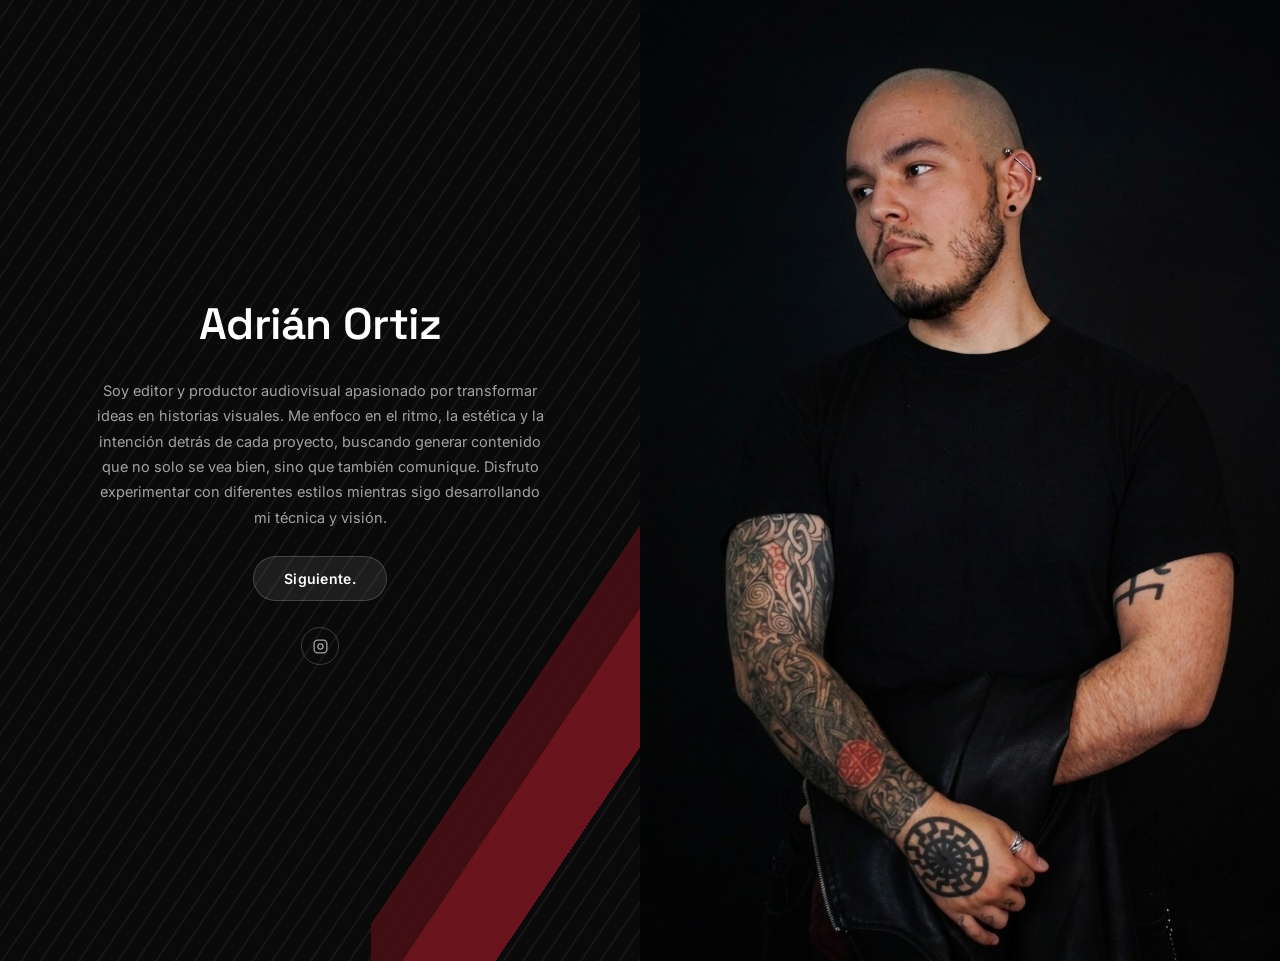
<file: index.html>
<!DOCTYPE html>
<html lang="es">
<head>
<meta charset="UTF-8">
<meta name="viewport" content="width=device-width, initial-scale=1.0">
<title>Adrián Ortiz — Portafolio</title>
<link rel="preconnect" href="https://fonts.googleapis.com">
<link rel="preconnect" href="https://fonts.gstatic.com" crossorigin>
<link href="https://fonts.googleapis.com/css2?family=Space+Grotesk:wght@400;500;600;700&family=Inter:wght@400;500;600&display=swap" rel="stylesheet">
<link rel="stylesheet" href="./styles/Styles.css">
</head>
<body>

<div class="hola-split">

  <div class="hola-left">
    <div class="hola-content hola-reveal">
      <h1 class="hola-name">Adrián Ortiz </h1>
      <p class="hola-tagline">Soy editor y productor audiovisual apasionado por transformar ideas en historias visuales. Me enfoco en el ritmo, la estética y la intención detrás de cada proyecto, buscando generar contenido que no solo se vea bien, sino que también comunique. Disfruto experimentar con diferentes estilos mientras sigo desarrollando mi técnica y visión.</p>

      <a href="./pages/Menu.html" class="hola-next">Siguiente.</a>

      <a href="https://www.instagram.com/elborre_go?igsi=MTNsam81Ynk5bWp0eA==" target="_blank" rel="noopener" class="hola-social" aria-label="Instagram">
        <svg viewBox="0 0 24 24" fill="none" stroke="currentColor" stroke-width="1.8" stroke-linecap="round" stroke-linejoin="round">
          <rect x="3" y="3" width="18" height="18" rx="5"/>
          <circle cx="12" cy="12" r="3.6"/>
          <circle cx="17.2" cy="6.8" r="0.6" fill="currentColor" stroke="none"/>
        </svg>
      </a>
    </div>
  </div>

  <div class="hola-right">
      <img src="./src/portada.jpg" alt="Adrián Ortiz">
  </div>

<script>
  window.addEventListener('DOMContentLoaded', ()=>{
    document.querySelectorAll('.hola-reveal').forEach(el=>{
      requestAnimationFrame(()=> el.classList.add('in'));
    });
  });
</script>

</body>
</html>
</file>
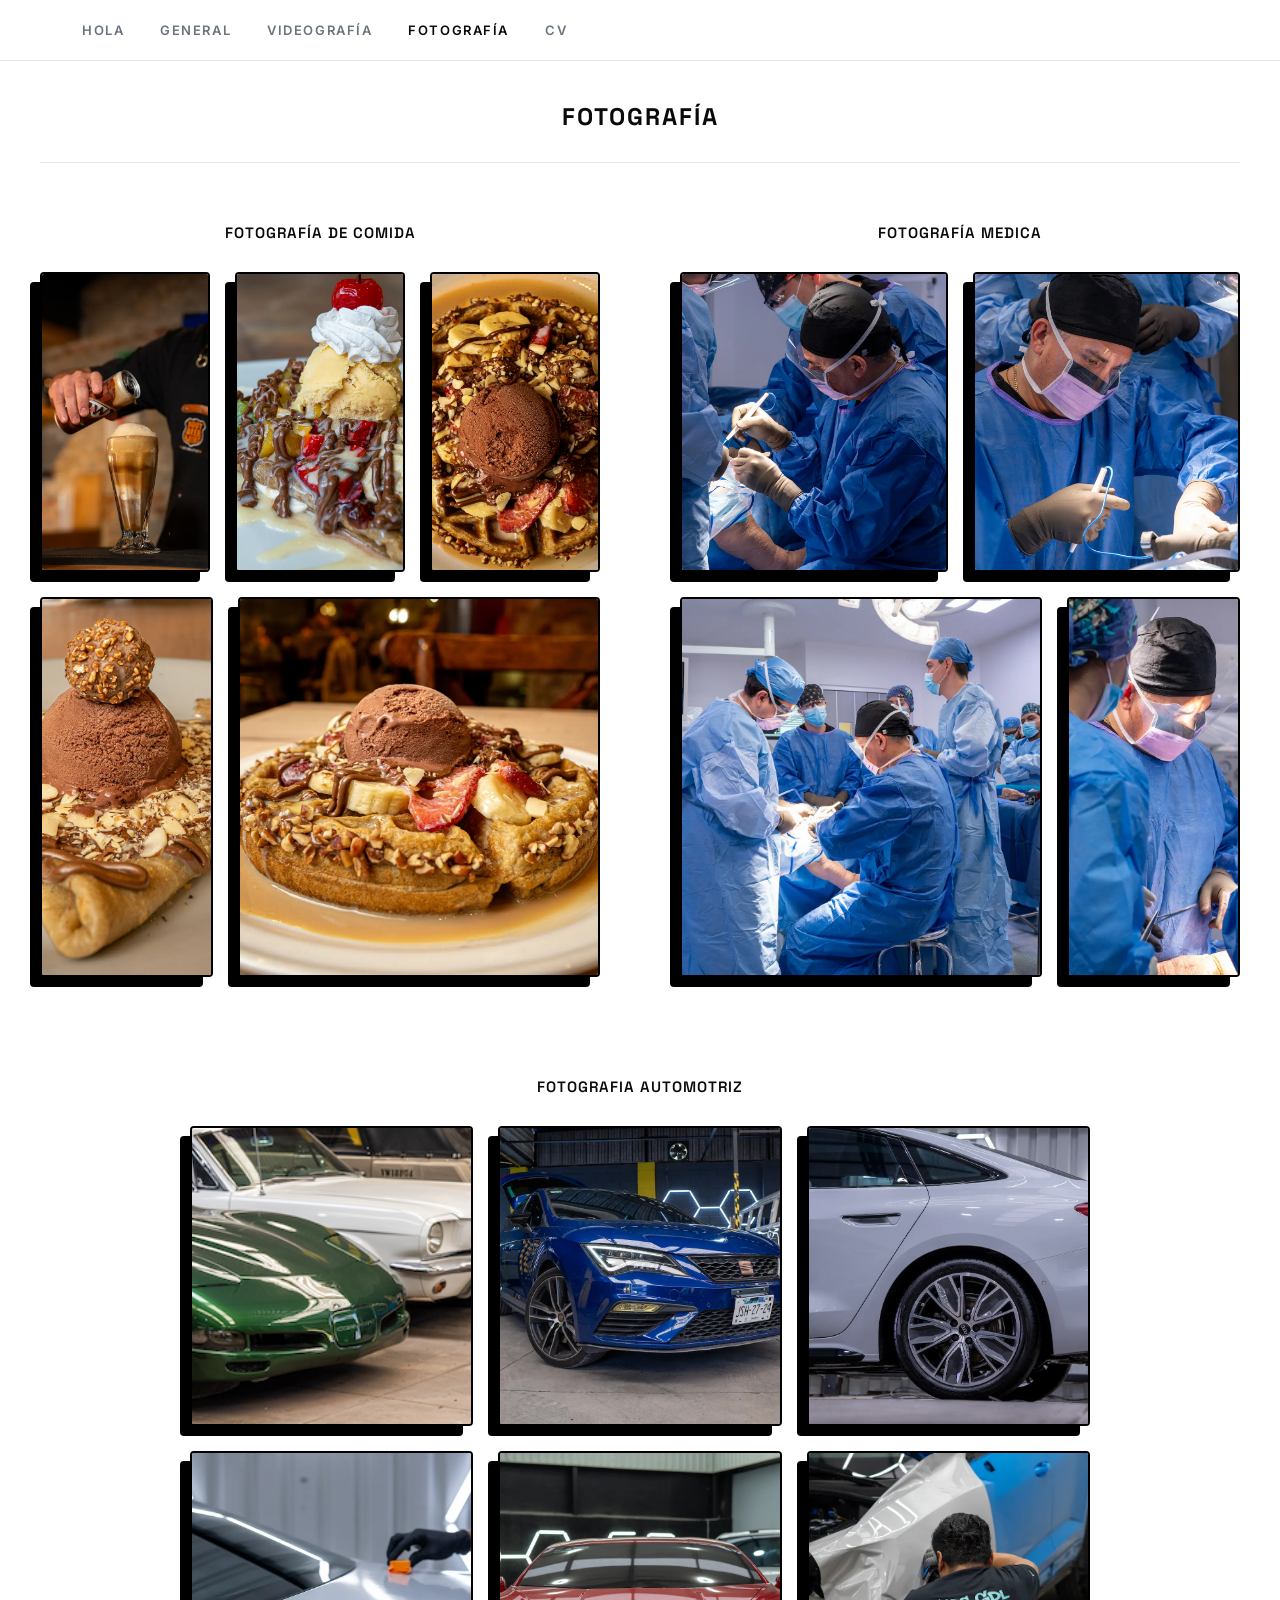
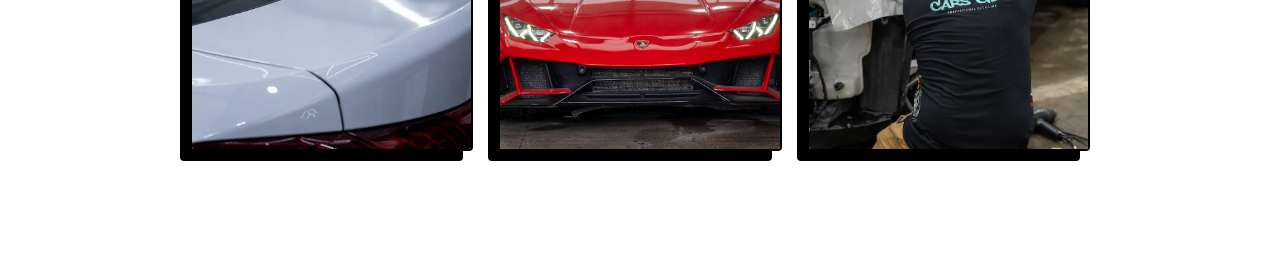
<file: pages/Fotografia.html>
<!DOCTYPE html>
<html lang="es">
<head>
<meta charset="UTF-8">
<meta name="viewport" content="width=device-width, initial-scale=1.0">
<title>Fotografía — Portafolio Adrián Ortiz</title>
<link rel="preconnect" href="https://fonts.googleapis.com">
<link rel="preconnect" href="https://fonts.gstatic.com" crossorigin>
<link href="https://fonts.googleapis.com/css2?family=Space+Grotesk:wght@400;500;600;700&family=Inter:wght@400;500;600&display=swap" rel="stylesheet">
<link rel="stylesheet" href="../styles/Styles.css">

<style>
  /* Título principal con línea divisoria debajo (como en tu imagen) */
  .page-title { 
    font-size: 24px; 
    text-transform: uppercase; 
    letter-spacing: 2px; 
    text-align: center; 
    margin-bottom: 60px; 
    padding-bottom: 30px; 
    border-bottom: 1px solid var(--line); 
  }
  
  .section-title { 
    font-size: 15px; 
    font-weight: 600; 
    margin-bottom: 30px; 
    text-transform: uppercase; 
    letter-spacing: 1px; 
    text-align: center; 
  }
  
  /* Layout principal superior (Mitad Comida, Mitad Médica) */
  .top-section {
    display: flex;
    justify-content: space-between;
    gap: 80px; /* Separación amplia entre ambas categorías */
    max-width: 1400px;
    margin: 0 auto 100px auto;
  }
  .top-section > div {
    flex: 1; 
  }

  /* --- GRIDS DE COMIDA (5 fotos) --- */
  .grid-comida-top { display: grid; grid-template-columns: repeat(3, 1fr); gap: 25px; margin-bottom: 25px; }
  .grid-comida-bottom { display: grid; grid-template-columns: 1fr 2.1fr; gap: 25px; }

  /* --- GRIDS DE MÉDICA (4 fotos) --- */
  /* Arriba 2 fotos, abajo 1 grande y 1 chica */
  .grid-medica-top { display: grid; grid-template-columns: repeat(2, 1fr); gap: 25px; margin-bottom: 25px; }
  .grid-medica-bottom { display: grid; grid-template-columns: 2.1fr 1fr; gap: 25px; }

  /* --- GRID AUTOMOTRIZ (6 fotos) --- */
  .automotriz-section { max-width: 900px; margin: 0 auto; }
  .grid-auto { display: grid; grid-template-columns: repeat(3, 1fr); gap: 25px; margin-bottom: 25px; }

  /* Estilos universales para todas las fotos (Borde y Sombra Dura) */
  .photo-box {
    width: 100%;
    background-color: #e5e5e5; /* Color gris de fondo mientras pones tus fotos */
    border: 2px solid #000;
    border-radius: 4px;
    box-shadow: -10px 10px 0px 0px #000;
    object-fit: cover;
    display: block;
  }

  /* Alturas para darle la forma exacta a los recuadros */
  .tall-img { height: 300px; }
  .large-img { height: 380px; }
  
  section { max-width: 95% !important; }
</style>
</head>
<body>

<header>
  <div class="nav-inner">
    <nav class="nav-left">
      <a href="../index.html">Hola</a>
      <a href="./Menu.html">General</a>
      <a href="./Videografia.html">Videografía</a>
      <a href="./Fotografia.html" class="active">Fotografía</a>
      <a href="./Cv.html">CV</a>
    </nav>
  </div>
</header>

<main id="top" style="padding-top: 40px; padding-bottom: 100px; padding-left: 40px; padding-right: 40px;">

  <h1 class="page-title">Fotografía</h1>

  <!-- SECCIÓN SUPERIOR: Comida y Médica lado a lado -->
  <div class="top-section reveal">
    
    <!-- COLUMNA IZQUIERDA: Comida -->
    <div>
      <h3 class="section-title">Fotografía de Comida</h3>
      <div class="grid-comida-top">
        <img src="../src/fotografia/comida/comida1.webp" alt="Comida 1" class="photo-box tall-img">
        <img src="../src/fotografia/comida/comida2.webp" alt="Comida 2" class="photo-box tall-img">
        <img src="../src/fotografia/comida/comida3.webp" alt="Comida 3" class="photo-box tall-img">
      </div>
      <div class="grid-comida-bottom">
        <img src="../src/fotografia/comida/comida4.webp" alt="Comida 4" class="photo-box large-img">
        <img src="../src/fotografia/comida/comida5.webp" alt="Comida 5" class="photo-box large-img">
      </div>
    </div>

    <!-- COLUMNA DERECHA: Médica -->
    <div>
      <h3 class="section-title">Fotografía Medica</h3>
      <div class="grid-medica-top">
        <img src="../src/fotografia/medicina/medicina1.webp" alt="Médica 1" class="photo-box tall-img">
        <img src="../src/fotografia/medicina/medicina2.webp" alt="Médica 2" class="photo-box tall-img">
      </div>
      <div class="grid-medica-bottom">
        <!-- Nota: Escrito idéntico a como está en tu carpeta (medicna3.webp) -->
        <img src="../src/fotografia/medicina/medicina3.webp" alt="Médica 3" class="photo-box large-img">
        <img src="../src/fotografia/medicina/medicina4.webp" alt="Médica 4" class="photo-box large-img">
      </div>
    </div>

  </div> <!-- Cierra top-section -->

  <!-- SECCIÓN INFERIOR: Automotriz (Centrada) -->
  <div class="automotriz-section reveal">
    <h3 class="section-title">Fotografia Automotriz</h3>
    <!-- Fila 1 -->
    <div class="grid-auto">
      <img src="../src/fotografia/carros/carro1.webp" alt="Auto 1" class="photo-box tall-img">
      <img src="../src/fotografia/carros/carro2.webp" alt="Auto 2" class="photo-box tall-img">
      <img src="../src/fotografia/carros/carro3.webp" alt="Auto 3" class="photo-box tall-img">
    </div>
    <!-- Fila 2 -->
    <div class="grid-auto">
      <img src="../src/fotografia/carros/carro4.webp" alt="Auto 4" class="photo-box tall-img">
      <img src="../src/fotografia/carros/carro5.webp" alt="Auto 5" class="photo-box tall-img">
      <img src="../src/fotografia/carros/carro6.webp" alt="Auto 6" class="photo-box tall-img">
    </div>
  </div>

</main>

<script src="../script/Script.js"></script>

</body>
</html>
</file>
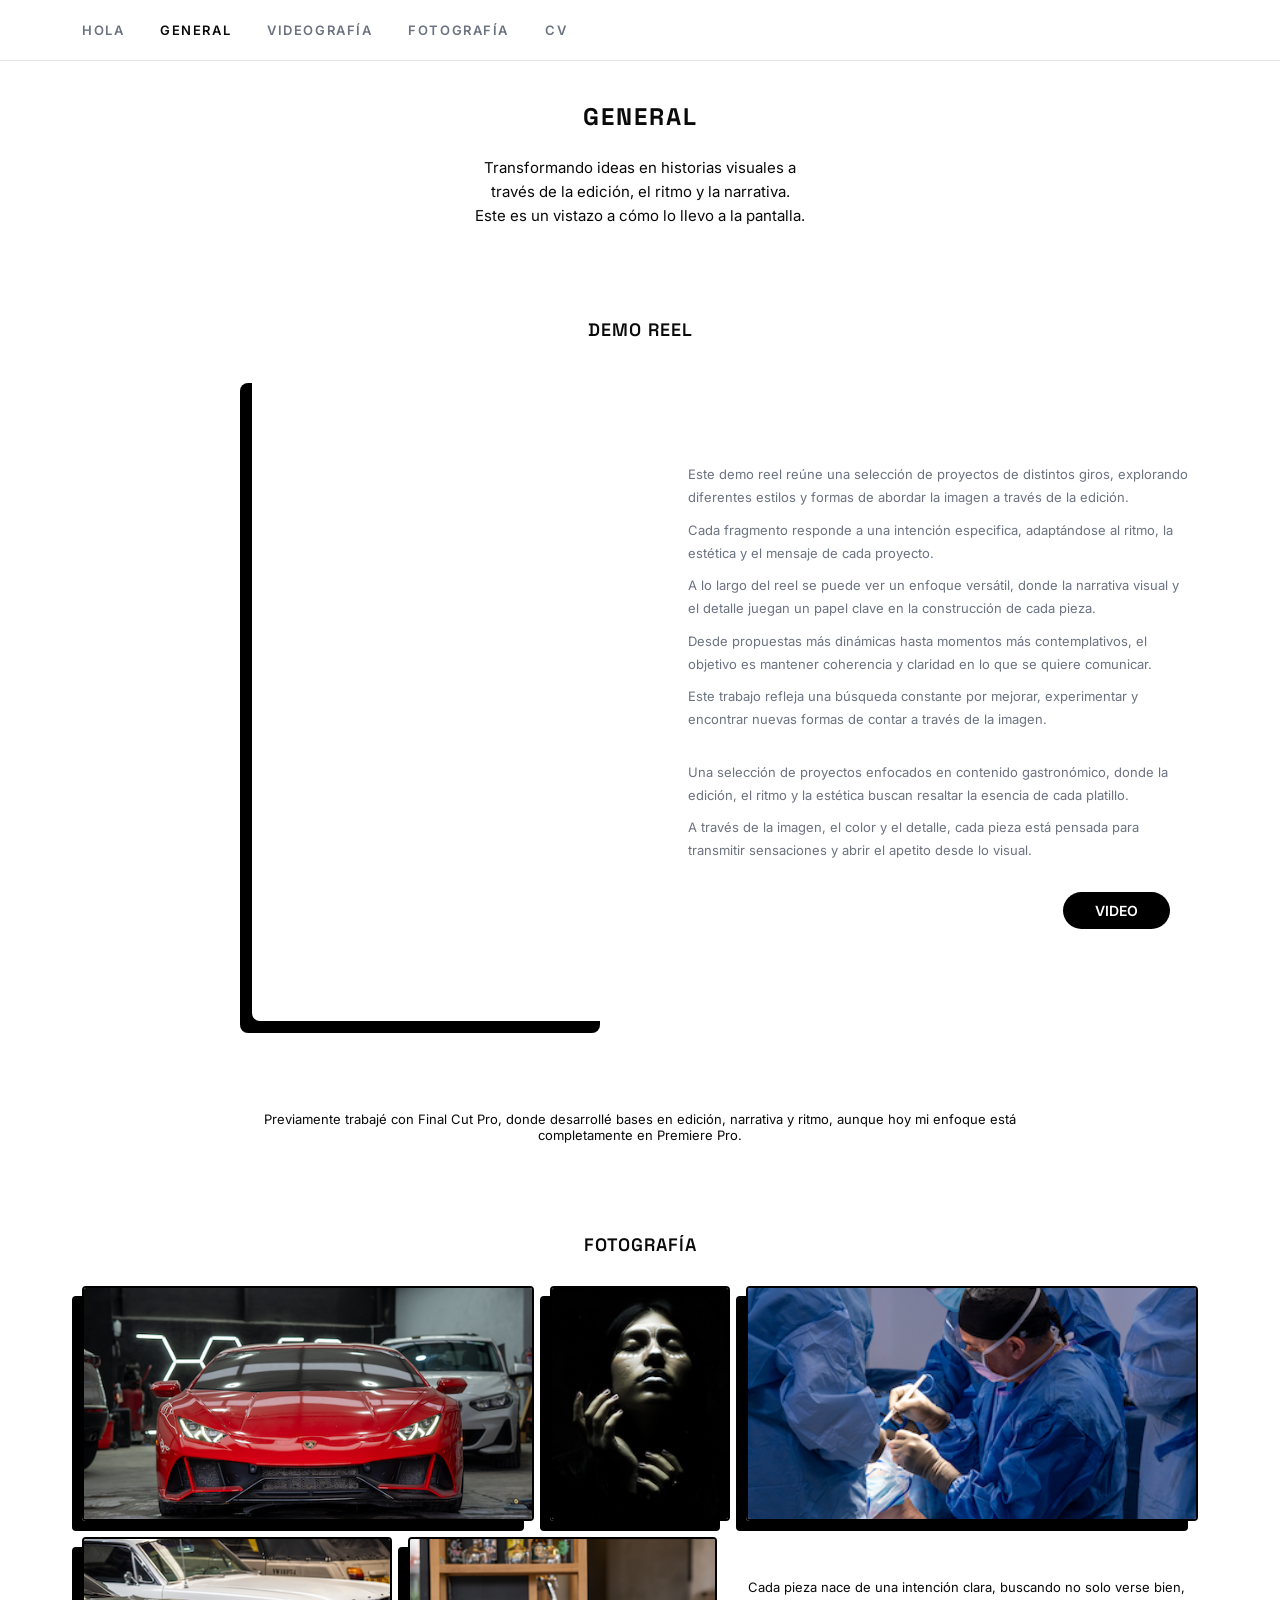
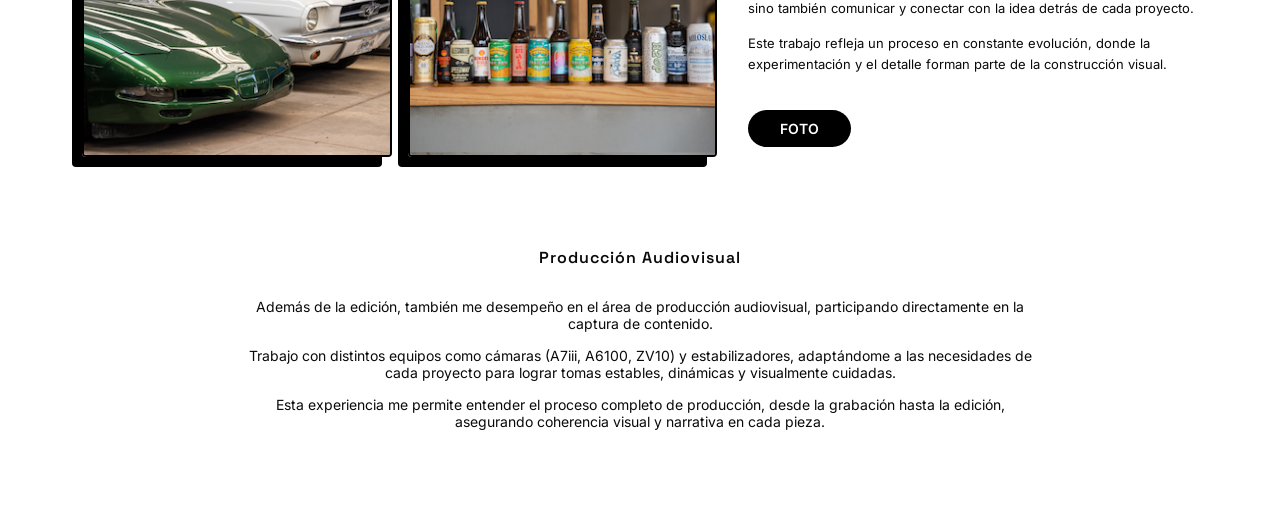
<file: pages/Menu.html>
<!DOCTYPE html>
<html lang="es">
<head>
<meta charset="UTF-8">
<meta name="viewport" content="width=device-width, initial-scale=1.0">
<title>Portafolio — Editor Audiovisual</title>
<link rel="preconnect" href="https://fonts.googleapis.com">
<link rel="preconnect" href="https://fonts.gstatic.com" crossorigin>
<link href="https://fonts.googleapis.com/css2?family=Space+Grotesk:wght@400;500;600;700&family=Inter:wght@400;500;600&display=swap" rel="stylesheet">
<link rel="stylesheet" href="../styles/Styles.css">

<!-- Estilos específicos para organizar el layout de esta página -->
<style>
  /* Esto elimina la línea punteada central que viene por defecto en el CSS original */
  .row::before {
    display: none !important;
    }

  /* Clases para centrar textos y títulos */
  .center-text { text-align: center; max-width: 800px; margin: 0 auto; }
  .section-title { text-align: center; font-size: 18px; margin-bottom: 30px; font-weight: 600; letter-spacing: 1px; text-transform: uppercase; }
  
  /* Botones negros */
  .btn-black {
    display: inline-block;
    background: #000;
    color: #fff;
    padding: 10px 32px;
    border-radius: 999px;
    text-decoration: none;
    font-weight: 600;
    font-size: 14px;
    margin-top: 15px;
    transition: transform 0.2s ease;
  }
  .btn-black:hover { transform: translateY(-2px); }

  /* Ajustes para los recuadros tipo wireframe (rojos como en tu imagen) */
  .wireframe-box {
    border: 1px solid #ff4d4d;
    background: transparent;
    display: flex;
    align-items: center;
    justify-content: center;
    color: #333;
    font-size: 14px;
  }

  /* Grid para el collage de fotografía */
  .photo-grid-top {
    display: grid;
    grid-template-columns: 1fr 0.4fr 1fr; /* El de en medio es más delgado */
    gap: 16px;
    margin-bottom: 16px;
  }
  .photo-grid-bottom {
    display: grid;
    grid-template-columns: 1fr 1fr 1.5fr; /* El espacio de texto es más ancho */
    gap: 16px;
  }
  
  /* Separación entre bloques */
  .block-spacing { margin-bottom: 90px; }

  /* Sombra dura para todas las imágenes de fotografía */
  .photo-grid-top img, 
  .photo-grid-bottom img {
    border: 2px solid #000 !important;
    box-shadow: -10px 10px 0px 0px #000 !important;
  }
</style>
</head>
<body>

<header>
  <div class="nav-inner">
    <nav class="nav-left">
      <a href="../index.html">Hola</a>
      <a href="Menu.html" class="active">General</a>
      <a href="Videografia.html">Videografía</a>
      <a href="Fotografia.html">Fotografía</a>
      <a href="Cv.html">CV</a>
    </nav>
  </div>
</header>

<main id="top" style="padding-top: 40px;">

  <section id="general">
    <!-- ============ INTRODUCCIÓN ============ -->
    <div class="center-text block-spacing reveal">
      <h1 style="margin-bottom: 24px; font-size: 24px; text-transform: uppercase; letter-spacing: 2px;">General</h1>
      <p style="color: var(--ink); line-height: 1.6; font-size: 15px;">Transformando ideas en historias visuales a<br>través de la edición, el ritmo y la narrativa.<br>Este es un vistazo a cómo lo llevo a la pantalla.</p>
    </div>

    <!-- ============ DEMO REEL ============ -->
    <div class="block-spacing reveal">
      <h3 class="section-title">Demo Reel</h3>
      <!-- Usamos la clase row pero al poner el recuadro primero, sale a la izquierda -->
      <div class="row" style="border: none; padding: 0;">
        
        <div style="width: 68%; justify-self: end; display: flex; align-items: center;">
          <iframe 
          src="https://drive.google.com/file/d/1Tz7VkNSav8JqfdfVnkUSEDAWLuLbEJIt/preview"
          width="100%" 
          height="650" 
          style="border-radius: 8px; border: none; box-shadow: -12px 12px 0px 0px #000;" 
          allow="autoplay; fullscreen">
          </iframe>
        </div>

        <!-- Derecha: Textos y Botón -->
        <div class="col-text" style="display: flex; flex-direction: column; justify-content: center; padding-left: 20px;">
          <p style="font-size: 13px; margin-bottom: 10px;">Este demo reel reúne una selección de proyectos de distintos giros, explorando diferentes estilos y formas de abordar la imagen a través de la edición.</p>
          <p style="font-size: 13px; margin-bottom: 10px;">Cada fragmento responde a una intención especifica, adaptándose al ritmo, la estética y el mensaje de cada proyecto.</p>
          <p style="font-size: 13px; margin-bottom: 10px;">A lo largo del reel se puede ver un enfoque versátil, donde la narrativa visual y el detalle juegan un papel clave en la construcción de cada pieza.</p>
          <p style="font-size: 13px; margin-bottom: 10px;">Desde propuestas más dinámicas hasta momentos más contemplativos, el objetivo es mantener coherencia y claridad en lo que se quiere comunicar.</p>
          <p style="font-size: 13px; margin-bottom: 30px;">Este trabajo refleja una búsqueda constante por mejorar, experimentar y encontrar nuevas formas de contar a través de la imagen.</p>
          
          <p style="font-size: 13px; margin-bottom: 10px;">Una selección de proyectos enfocados en contenido gastronómico, donde la edición, el ritmo y la estética buscan resaltar la esencia de cada platillo.</p>
          <p style="font-size: 13px; margin-bottom: 15px;">A través de la imagen, el color y el detalle, cada pieza está pensada para transmitir sensaciones y abrir el apetito desde lo visual.</p>
          
          <div style="text-align: right; padding-right: 20px;">
            <a href="./Videografia.html" class="btn-black">VIDEO</a>
          </div>
        </div>
      </div>
    </div>

    <!-- ============ SOFTWARE ============ -->
    <div class="center-text block-spacing reveal" style="font-size: 13px;">
      <p>Previamente trabajé con Final Cut Pro, donde desarrollé bases en edición, narrativa y ritmo, aunque hoy mi enfoque está completamente en Premiere Pro.</p>
    </div>

    <!-- ============ FOTOGRAFÍA ============ -->
    <div class="block-spacing reveal">
      <h3 class="section-title">Fotografía</h3>
      
      <!-- Fila superior de fotos -->
      <div class="photo-grid-top">
        <!-- Cambia "foto1.webp" por el nombre real de tu imagen -->
        <img src="../src/inicio/carros2.webp" alt="Fotografía variada 1" style="width: 100%; height: 235px; object-fit: cover; border-radius: 4px;">
        <img src="../src/inicio/chicaDark.webp" alt="Fotografía variada 2" style="width: 100%; height: 235px; object-fit: cover; border-radius: 4px;">
        <img src="../src/inicio/operacion.webp" alt="Fotografía variada 3" style="width: 100%; height: 235px; object-fit: cover; border-radius: 4px;">
      </div>
      
      <!-- Fila inferior de fotos + texto -->
      <div class="photo-grid-bottom">
        <img src="../src/inicio/carros1.webp" alt="Fotografía variada 4" style="width: 100%; height: 220px; object-fit: cover; border-radius: 4px;">
        <img src="../src/inicio/beers.webp" alt="Fotografía variada 5" style="width: 100%; height: 220px; object-fit: cover; border-radius: 4px;">
        
        <!-- Textos y botón a la derecha -->
        <div style="display: flex; flex-direction: column; justify-content: flex-end; padding-left: 15px; padding-bottom: 10px;">
          <p style="font-size: 13px; line-height: 1.6; margin-bottom: 15px;">Cada pieza nace de una intención clara, buscando no solo verse bien, sino también comunicar y conectar con la idea detrás de cada proyecto.</p>
          <p style="font-size: 13px; line-height: 1.6; margin-bottom: 20px;">Este trabajo refleja un proceso en constante evolución, donde la experimentación y el detalle forman parte de la construcción visual.</p>
          <div>
            <a href="./Fotografia.html" class="btn-black">FOTO</a>
          </div>
        </div>
      </div>
    </div>

    <!-- ============ PRODUCCIÓN AUDIOVISUAL ============ -->
    <div class="center-text block-spacing reveal">
      <h3 class="section-title" style="text-transform: none; font-size: 16px;">Producción Audiovisual</h3>
      <p style="font-size: 14px; margin-bottom: 15px;">Además de la edición, también me desempeño en el área de producción audiovisual, participando directamente en la captura de contenido.</p>
      <p style="font-size: 14px; margin-bottom: 15px;">Trabajo con distintos equipos como cámaras (A7iii, A6100, ZV10) y estabilizadores, adaptándome a las necesidades de cada proyecto para lograr tomas estables, dinámicas y visualmente cuidadas.</p>
      <p style="font-size: 14px;">Esta experiencia me permite entender el proceso completo de producción, desde la grabación hasta la edición, asegurando coherencia visual y narrativa en cada pieza.</p>
    </div>

  </section>

</main>

<script src="../script/Script.js"></script>

</body>
</html>
</file>
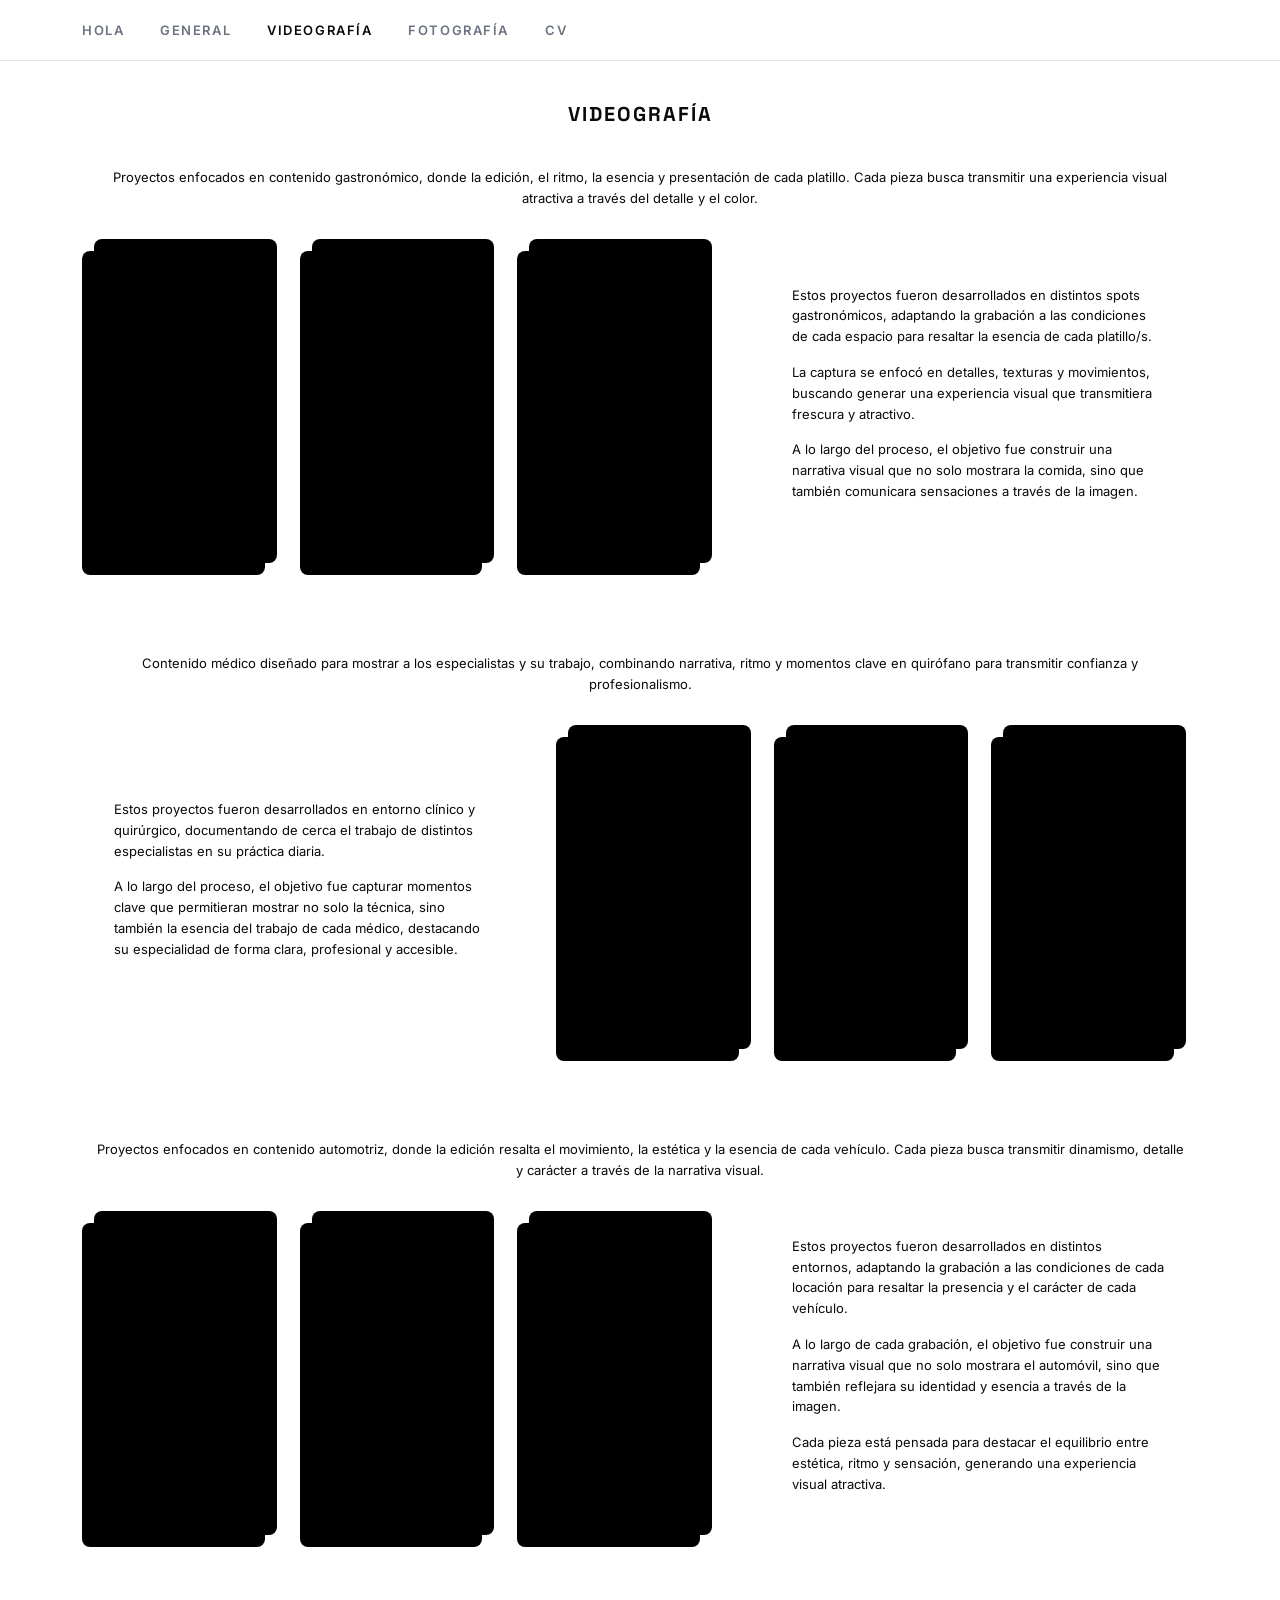
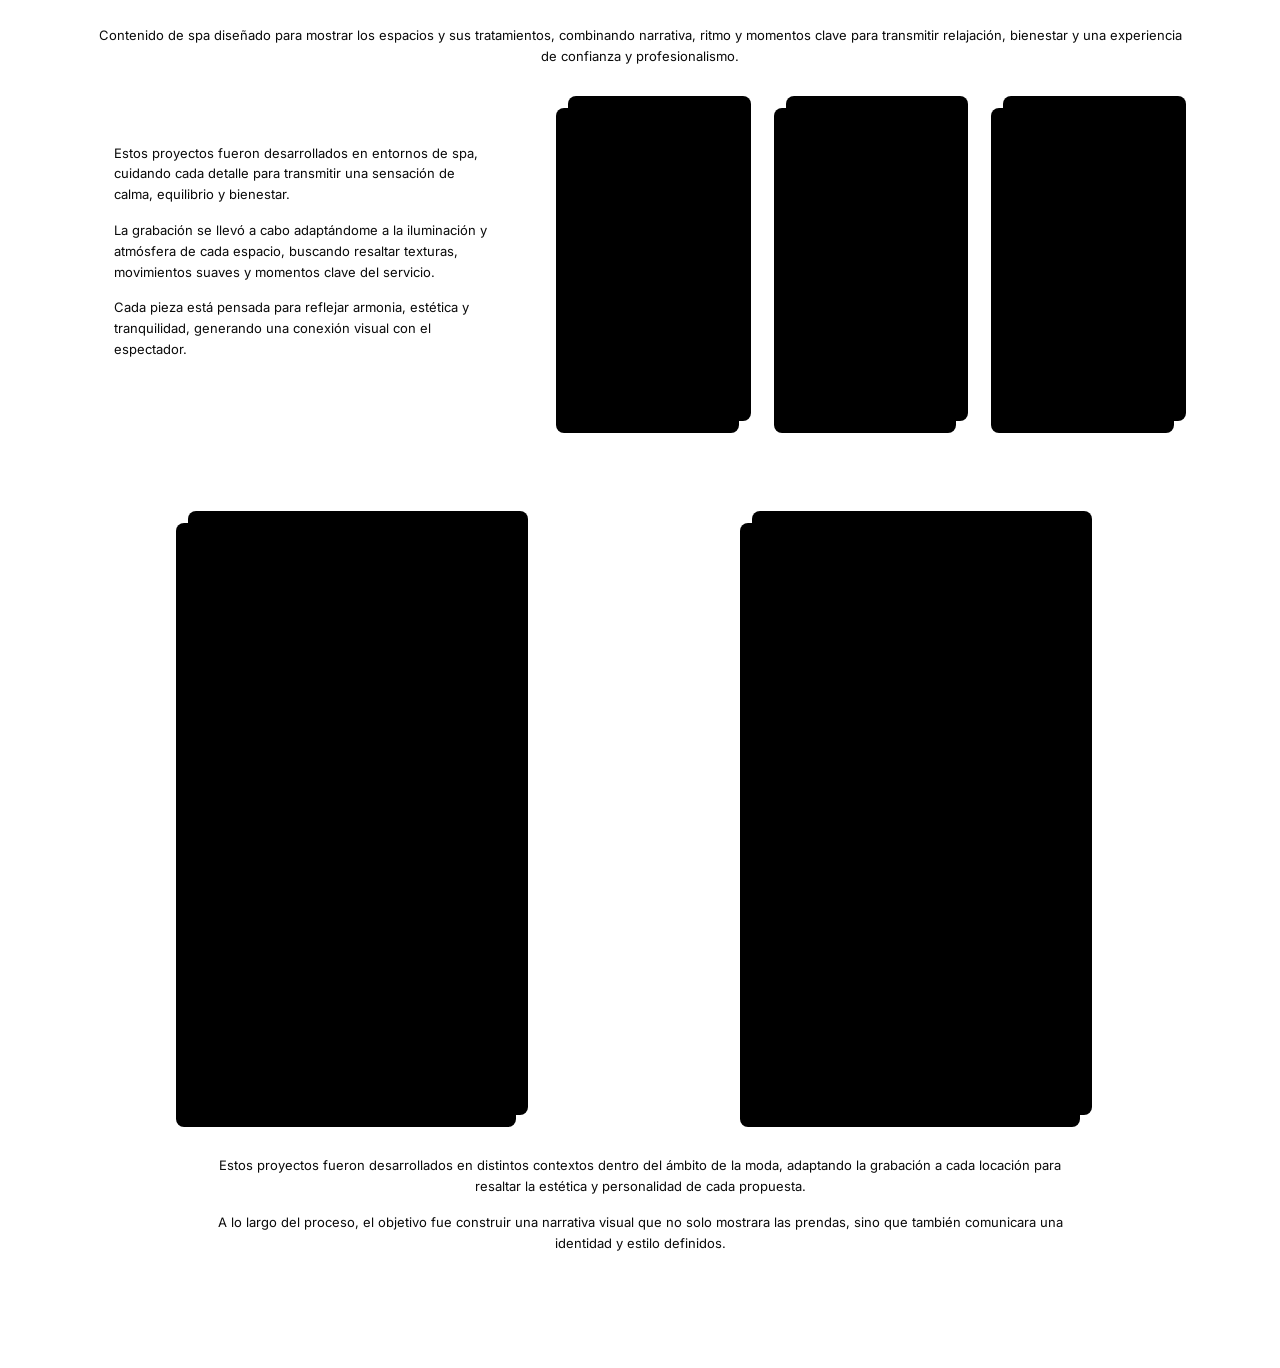
<file: pages/Videografia.html>
<!DOCTYPE html>
<html lang="es">
<head>
<meta charset="UTF-8">
<meta name="viewport" content="width=device-width, initial-scale=1.0">
<title>Videografía — Portafolio Adrián Ortiz</title>
<link rel="preconnect" href="https://fonts.googleapis.com">
<link rel="preconnect" href="https://fonts.gstatic.com" crossorigin>
<link href="https://fonts.googleapis.com/css2?family=Space+Grotesk:wght@400;500;600;700&family=Inter:wght@400;500;600&display=swap" rel="stylesheet">
<link rel="stylesheet" href="../styles/Styles.css">

<style>
  /* Textos centrados de introducción */
  .center-text { 
    text-align: center; 
    max-width: 1800px; 
    margin: 0 auto 30px auto; 
    font-size: 13px; 
    line-height: 1.6; 
  }
  
  /* Título principal de la página y secciones */
  .page-title { font-size: 20px; text-transform: uppercase; letter-spacing: 2px; text-align: center; margin-bottom: 40px; }
  .section-title { font-size: 15px; font-weight: 600; margin-bottom: 15px; text-transform: uppercase; letter-spacing: 1px; text-align: center; }
  
  /* Filas que dividen videos y texto */
  .video-row {
    display: flex;
    justify-content: space-between;
    align-items: center;
    gap: 60px; /* Da un poco más de aire entre los videos y las letras */
    max-width: 1600px !important; 
    margin: 0 auto;
  }
  
  .video-row .video-grid-3 {
    width: 60%; 
  }

  /* El texto se hace más estrecho */
  .video-row .text-block {
    width: 40%;
    padding: 0 20px; 
  }

  /* Cuadrícula para los 3 videos verticales */
  .video-grid-3 {
    display: grid;
    grid-template-columns: repeat(3, 1fr);
    gap: 35px; /* Aumentado para que la sombra de 12px quepa sin encimarse */
    position: relative; 
  }

  /* Estilos para los párrafos laterales */
  .text-block p {
    font-size: 13px;
    line-height: 1.6;
    margin-bottom: 15px;
  }

  /* Espaciado grande entre categorías */
  .category-spacing { margin-top: 90px; }

  /* Obliga a las secciones a usar el 95% de la pantalla */
  section {
    max-width: 95% !important;
  }

  /* Estira la cuadrícula de los videos para la sección de Moda */
  section .video-grid-3.moda-grid {
    max-width: 1100px !important;
    margin: 0 auto;
    width: 100%;
  }

  /* ========================================================
     NUEVO HACK: Caja contenedora para recortar el borde de Drive
     ======================================================== */
  .drive-wrapper {
    width: 100%;
    max-width: 340px;
    aspect-ratio: 9/16;
    border-radius: 8px;
    box-shadow: -12px 12px 0px 0px #000;
    margin: 0 auto;
    overflow: hidden; /* Corta el borde negro sobrante */
    position: relative;
    background: #000; /* Evita destellos blancos al cargar */
  }
  
  .drive-wrapper iframe {
    position: absolute;
    top: -4px;
    left: -4px;
    width: calc(100% + 8px);
    height: calc(100% + 8px);
    border: none;
  }
</style>
</head>
<body>

<header>
  <div class="nav-inner">
    <nav class="nav-left">
      <a href="../index.html">Hola</a>
      <a href="./Menu.html">General</a>
      <a href="./Videografia.html" class="active">Videografía</a>
      <a href="./Fotografia.html">Fotografía</a>
      <a href="./Cv.html">CV</a>
    </nav>
  </div>
</header>

<main id="top" style="padding-top: 40px; padding-bottom: 100px; padding-left: 32px; padding-right: 32px;">

  <!-- Título de Página -->
  <h1 class="page-title">Videografía</h1>

  <!-- ============ REELS CULINARIOS ============ -->
  <section class="reveal">
    <div class="center-text">
      Proyectos enfocados en contenido gastronómico, donde la edición, el ritmo, la esencia y presentación de cada platillo. Cada pieza busca transmitir una experiencia visual atractiva a través del detalle y el color.
    </div>
    
    <div class="video-row">
      <div class="video-grid-3">
        <div class="drive-wrapper">
          <iframe src="https://drive.google.com/file/d/1i73zSbX_OVJjhn8LPwHqP2Fva2cEqKGe/preview" allow="autoplay; fullscreen"></iframe>
        </div>
        <div class="drive-wrapper">
          <iframe src="https://drive.google.com/file/d/1Af5PimpDDT0tAbFN-7O92QLoTVsWvvz8/preview" allow="autoplay; fullscreen"></iframe>
        </div>
        <div class="drive-wrapper">
          <iframe src="https://drive.google.com/file/d/1z7EMHxxtmgKHsytDb_S6DKbnMTUkiFP1/preview" allow="autoplay; fullscreen"></iframe>
        </div>
      </div>
      <div class="text-block">
        <p>Estos proyectos fueron desarrollados en distintos spots gastronómicos, adaptando la grabación a las condiciones de cada espacio para resaltar la esencia de cada platillo/s.</p>
        <p>La captura se enfocó en detalles, texturas y movimientos, buscando generar una experiencia visual que transmitiera frescura y atractivo.</p>
        <p>A lo largo del proceso, el objetivo fue construir una narrativa visual que no solo mostrara la comida, sino que también comunicara sensaciones a través de la imagen.</p>
      </div>
    </div>
  </section>

  <!-- ============ VIDEOS DE MEDICINA ============ -->
  <section class="reveal category-spacing">
    <div class="center-text">
      Contenido médico diseñado para mostrar a los especialistas y su trabajo, combinando narrativa, ritmo y momentos clave en quirófano para transmitir confianza y profesionalismo.
    </div>
    
    <div class="video-row">
      <div class="text-block">
        <p>Estos proyectos fueron desarrollados en entorno clínico y quirúrgico, documentando de cerca el trabajo de distintos especialistas en su práctica diaria.</p>
        <p>A lo largo del proceso, el objetivo fue capturar momentos clave que permitieran mostrar no solo la técnica, sino también la esencia del trabajo de cada médico, destacando su especialidad de forma clara, profesional y accesible.</p>
      </div>
      <div class="video-grid-3">
        <div class="drive-wrapper">
          <iframe src="https://drive.google.com/file/d/1Ce1HZ9zU999TUpRYqD4_IrT0RNfbquk3/preview" allow="autoplay; fullscreen"></iframe>
        </div>
        <div class="drive-wrapper">
          <iframe src="https://drive.google.com/file/d/16yHwP2FpGSfNCdloFzwcykMyvKgyaaGY/preview" allow="autoplay; fullscreen"></iframe>
        </div>
        <div class="drive-wrapper">
          <iframe src="https://drive.google.com/file/d/1R_2oi99VuXa5mqKtfGH2nl2ldX5Epeya/preview" allow="autoplay; fullscreen"></iframe>
        </div>
      </div>
    </div>
  </section>

  <!-- ============ VIDEOS DE AUTOMOTRIZ ============ -->
  <section class="reveal category-spacing">
    <div class="center-text">
      Proyectos enfocados en contenido automotriz, donde la edición resalta el movimiento, la estética y la esencia de cada vehículo. Cada pieza busca transmitir dinamismo, detalle y carácter a través de la narrativa visual.
    </div>
    
    <div class="video-row">
      <div class="video-grid-3">
        <div class="drive-wrapper">
          <iframe src="https://drive.google.com/file/d/1C60V9Ja7o50HkEYq9m5t91Rt0FRx_W7u/preview" allow="autoplay; fullscreen"></iframe>
        </div>
        <div class="drive-wrapper">
          <iframe src="https://drive.google.com/file/d/11W7CkJdlaCw3mhTiO9YIMLsrW_T3O8DM/preview" allow="autoplay; fullscreen"></iframe>
        </div>
        <div class="drive-wrapper">
          <iframe src="https://drive.google.com/file/d/1njN8V0Z2cJrWlevplALvo3dHmR_cFdhH/preview" allow="autoplay; fullscreen"></iframe>
        </div>
      </div>
      <div class="text-block">
        <p>Estos proyectos fueron desarrollados en distintos entornos, adaptando la grabación a las condiciones de cada locación para resaltar la presencia y el carácter de cada vehículo.</p>
        <p>A lo largo de cada grabación, el objetivo fue construir una narrativa visual que no solo mostrara el automóvil, sino que también reflejara su identidad y esencia a través de la imagen.</p>
        <p>Cada pieza está pensada para destacar el equilibrio entre estética, ritmo y sensación, generando una experiencia visual atractiva.</p>
      </div>
    </div>
  </section>

  <!-- ============ VIDEOS DE SPA ============ -->
  <section class="reveal category-spacing">
    <div class="center-text">
      Contenido de spa diseñado para mostrar los espacios y sus tratamientos, combinando narrativa, ritmo y momentos clave para transmitir relajación, bienestar y una experiencia de confianza y profesionalismo.
    </div>
    
    <div class="video-row">
      <div class="text-block">
        <p>Estos proyectos fueron desarrollados en entornos de spa, cuidando cada detalle para transmitir una sensación de calma, equilibrio y bienestar.</p>
        <p>La grabación se llevó a cabo adaptándome a la iluminación y atmósfera de cada espacio, buscando resaltar texturas, movimientos suaves y momentos clave del servicio.</p>
        <p>Cada pieza está pensada para reflejar armonia, estética y tranquilidad, generando una conexión visual con el espectador.</p>
      </div>
      <div class="video-grid-3">
        <div class="drive-wrapper">
          <iframe src="https://drive.google.com/file/d/1RR5ihZIgBbVmxFXaTgbJfju5_0O-BJFc/preview" allow="autoplay; fullscreen"></iframe>
        </div>
        <div class="drive-wrapper">
          <iframe src="https://drive.google.com/file/d/1StGDNQld2BYx1YDWf-dKKzdh0fUF-KB-/preview" allow="autoplay; fullscreen"></iframe>
        </div>
        <div class="drive-wrapper">
          <iframe src="https://drive.google.com/file/d/10ZYEfYavjZAxXBImqK5hqbEqKEs9kbEY/preview" allow="autoplay; fullscreen"></iframe>
        </div>
      </div>
    </div>
  </section>

  <!-- ============ VIDEOS DE MODA ============ -->
  <section class="reveal category-spacing">
    <div class="video-grid-3 moda-grid" style="grid-template-columns: repeat(2, 1fr); max-width: 750px;">
      <div class="drive-wrapper">
        <iframe src="https://drive.google.com/file/d/1i6OzCg4baXR3KaKCGUpUO9BXhv9GAJi-/preview" allow="autoplay; fullscreen"></iframe>
      </div>
      <div class="drive-wrapper">
        <iframe src="https://drive.google.com/file/d/1kOJY9NxKafc0Z3sJ5j5GH7KG3Z9mkle8/preview" allow="autoplay; fullscreen"></iframe>
      </div>
    </div>
    
    <div class="text-block" style="max-width: 850px; margin: 40px auto 0 auto; width: 100%; text-align: center;">
      <p>Estos proyectos fueron desarrollados en distintos contextos dentro del ámbito de la moda, adaptando la grabación a cada locación para resaltar la estética y personalidad de cada propuesta.</p>
      <p>A lo largo del proceso, el objetivo fue construir una narrativa visual que no solo mostrara las prendas, sino que también comunicara una identidad y estilo definidos.</p>
    </div>
  </section>

</main>

<script src="../script/Script.js"></script>

</body>
</html>
</file>
<file: styles/Styles.css>
:root{
  --navy:#0F2A52;
  --navy-tint:#F2F5FA;
  --ink:#0A0A0A;
  --gray:#6B7280;
  --line:#E4E6EA;
  --white:#FFFFFF;
  --maxw:1180px;

  /* Hola (landing) palette */
  --hola-bg:#0A0A0B;
  --hola-red:#7A1620;
  --hola-red-dim:#4A0E14;
  --hola-mut:rgba(255,255,255,.62);
}
*{box-sizing:border-box;margin:0;padding:0;}
html{scroll-behavior:smooth;}
body{
  background:var(--white);
  color:var(--ink);
  font-family:'Inter',system-ui,sans-serif;
  -webkit-font-smoothing:antialiased;
}
h1,h2,h3,.eyebrow,.logo{font-family:'Space Grotesk',sans-serif;}

/* ---------- HEADER ---------- */
header{
  position:sticky;top:0;z-index:50;
  background:rgba(255,255,255,.92);
  backdrop-filter:blur(8px);
  border-bottom:1px solid var(--line);
}
.nav-inner{
  max-width:var(--maxw);margin:0 auto;
  display:flex;align-items:center;justify-content:space-between;
  padding:22px 32px;
}
.nav-left{display:flex;gap:36px;align-items:center;}
.nav-left a{
  text-decoration:none;color:var(--gray);
  font-size:13px;letter-spacing:.12em;text-transform:uppercase;
  font-weight:600;transition:color .2s ease;
}
.nav-left a.active,.nav-left a:hover{color:var(--ink);}
.home-icon{width:22px;height:22px;color:var(--ink);}

/* ---------- SECTION SHELL ---------- */
section{max-width:var(--maxw);margin:0 auto;padding:0 32px;}
.intro{padding:88px 32px 56px;text-align:center;max-width:760px;margin:0 auto;}
.intro h1{font-size:34px;font-weight:700;letter-spacing:-.01em;margin-bottom:18px;}
.intro p{color:var(--gray);font-size:16px;line-height:1.7;}

.eyebrow{
  display:inline-flex;align-items:center;justify-content:center;
  background:var(--ink);color:var(--white);
  font-size:12px;font-weight:600;letter-spacing:.14em;
  text-transform:uppercase;
  border-radius:999px;padding:22px 30px;
  margin-bottom:28px;
}

/* ---------- SPLIT ROW (timeline-ruler divider) ---------- */
.row{
  position:relative;
  display:grid;
  grid-template-columns:1fr 1fr;
  gap:0 56px;
  padding:56px 0;
  border-top:1px solid var(--line);
}
.row:first-of-type{border-top:none;}
.row::before{
  content:'';
  position:absolute;
  top:0;bottom:0;left:50%;
  width:1px;
  background:repeating-linear-gradient(
    to bottom,
    var(--navy) 0 4px,
    transparent 4px 14px
  );
  margin-left:-28px;
  opacity:.5;
}
.col-text{padding-right:8px;}
.col-text .label{
  font-size:12px;font-weight:600;color:var(--navy);
  letter-spacing:.14em;text-transform:uppercase;margin-bottom:14px;
}
.col-text h3{font-size:22px;font-weight:600;margin-bottom:16px;letter-spacing:-.01em;}
.col-text p{color:var(--gray);font-size:15px;line-height:1.75;margin-bottom:14px;}
.col-text p:last-child{margin-bottom:0;}

.tools{display:flex;gap:12px;margin-top:22px;}
.tool-chip{
  display:flex;align-items:center;justify-content:center;
  width:44px;height:44px;border-radius:10px;
  border:1px solid var(--line);color:var(--navy);
  font-family:'Space Grotesk';font-weight:700;font-size:14px;
}

/* ---------- MEDIA FRAME (marco azul obscuro) ---------- */
.media-frame{
  border:2px dashed var(--navy);
  background:var(--navy-tint);
  border-radius:6px;
  min-height:340px;
  display:flex;flex-direction:column;align-items:center;justify-content:center;
  gap:12px;
  position:relative;
  overflow:hidden;
}
.media-frame .tag{
  position:absolute;top:10px;left:10px;
  background:var(--navy);color:var(--white);
  font-size:11px;font-weight:600;letter-spacing:.08em;text-transform:uppercase;
  padding:6px 10px;border-radius:4px;
}
.media-frame .placeholder-text{
  color:var(--navy);font-size:13px;font-weight:500;letter-spacing:.02em;
  text-align:center;padding:0 20px;
}
.play-dot{
  width:52px;height:52px;border-radius:50%;
  border:2px solid var(--navy);
  display:flex;align-items:center;justify-content:center;
}
.play-dot svg{width:18px;height:18px;fill:var(--navy);}

.media-frame.short{min-height:220px;}

.grid-4{
  display:grid;grid-template-columns:1fr 1fr;gap:2px;
  width:100%;height:100%;min-height:340px;
}
.grid-4 .cell{
  border:1px dashed var(--navy);
  display:flex;align-items:center;justify-content:center;
  font-size:11px;color:var(--navy);font-weight:600;
  letter-spacing:.06em;text-transform:uppercase;
  background:var(--navy-tint);
}

.caption{
  font-size:12px;color:var(--gray);text-align:center;
  margin-top:10px;font-style:italic;
}

/* ---------- FOOTER ---------- */
footer{
  border-top:1px solid var(--line);
  padding:48px 32px 64px;
  text-align:center;
  color:var(--gray);
  font-size:13px;
}

.back-to-top{
  position:fixed;right:24px;bottom:24px;z-index:40;
  width:46px;height:46px;border-radius:50%;
  background:var(--ink);color:var(--white);
  display:flex;align-items:center;justify-content:center;
  border:none;cursor:pointer;
  opacity:0;pointer-events:none;
  transition:opacity .25s ease, transform .25s ease;
}
.back-to-top.show{opacity:1;pointer-events:auto;}
.back-to-top:hover{transform:translateY(-3px);}
.back-to-top svg{width:18px;height:18px;}

.reveal{opacity:0;transform:translateY(14px);transition:opacity .6s ease, transform .6s ease;}
.reveal.in{opacity:1;transform:translateY(0);}

/* ---------- RESPONSIVE ---------- */
@media (max-width:860px){
  .nav-left{gap:22px;}
  .intro{padding:64px 24px 40px;}
  .intro h1{font-size:26px;}
  section{padding:0 20px;}
  .row{grid-template-columns:1fr;gap:24px;padding:36px 0;}
  .row::before{display:none;}
  .col-text{padding-right:0;}
  .media-frame,.grid-4{min-height:240px;}
}

/* ==========================================================
   HOLA (LANDING SPLIT-SCREEN) — dark, diagonal-stripe hero
   ========================================================== */
.hola-split{
  display:grid;
  grid-template-columns:1fr 1fr;
  min-height:100vh;
  background:var(--hola-bg);
}

/* ---------- LEFT: diagonal-stripe hero ---------- */
.hola-left{
  position:relative;
  display:flex;
  align-items:center;
  justify-content:center;
  padding:48px;
  background:var(--hola-bg);
  overflow:hidden;
}
.hola-left::before{
  content:'';
  position:absolute;
  inset:-30% -10%;
  background:repeating-linear-gradient(
    124deg,
    rgba(255,255,255,.05) 0 2px,
    transparent 2px 16px
  );
  pointer-events:none;
}
.hola-left::after{
  content:'';
  position:absolute;
  top:-25%;
  left:58%;
  width:120%;
  height:170%;
  background:linear-gradient(
    124deg,
    transparent 42%,
    var(--hola-red-dim) 42% 45%,
    var(--hola-red) 45% 50%,
    transparent 50%
  );
  opacity:.85;
  pointer-events:none;
}

.hola-content{
  position:relative;
  z-index:2;
  max-width:460px;
  text-align:center;
  display:flex;
  flex-direction:column;
  align-items:center;
  gap:26px;
}
.hola-name{
  font-family:'Space Grotesk',sans-serif;
  font-weight:600;
  font-size:44px;
  color:var(--white);
  letter-spacing:-.01em;
}
.hola-tagline{
  color:var(--hola-mut);
  font-size:14.5px;
  line-height:1.75;
}

.hola-next{
  display:inline-flex;
  align-items:center;
  justify-content:center;
  background:rgba(255,255,255,.08);
  border:1px solid rgba(255,255,255,.18);
  color:var(--white);
  font-family:'Inter',sans-serif;
  font-size:14px;
  font-weight:600;
  letter-spacing:.02em;
  padding:13px 30px;
  border-radius:999px;
  text-decoration:none;
  transition:background .2s ease, transform .2s ease, border-color .2s ease;
}
.hola-next:hover{
  background:rgba(255,255,255,.16);
  border-color:rgba(255,255,255,.32);
  transform:translateY(-2px);
}

.hola-social{
  display:flex;
  align-items:center;
  justify-content:center;
  width:38px;height:38px;
  border-radius:50%;
  border:1px solid rgba(255,255,255,.2);
  color:var(--hola-mut);
  transition:color .2s ease, border-color .2s ease, transform .2s ease;
}
.hola-social:hover{
  color:var(--white);
  border-color:rgba(255,255,255,.4);
  transform:translateY(-2px);
}
.hola-social svg{width:17px;height:17px;}

/* ---------- RIGHT: portrait ---------- */
.hola-right{
  position:relative;
  background:#000;
  min-height:100%;
}
.hola-right img{
  width:100%;
  height:100%;
  object-fit:cover;
  display:block;
}
.hola-right .hola-placeholder{
  position:absolute;
  inset:0;
  display:flex;
  align-items:center;
  justify-content:center;
  flex-direction:column;
  gap:10px;
  border:2px dashed rgba(255,255,255,.25);
  margin:20px;
  border-radius:8px;
  color:rgba(255,255,255,.5);
  font-size:13px;
  text-align:center;
  padding: 0 24px;
}

.hola-reveal{opacity:0;transform:translateY(16px);transition:opacity .8s ease, transform .8s ease;}
.hola-reveal.in{opacity:1;transform:translateY(0);}

@media (max-width:860px){
  .hola-split{grid-template-columns:1fr;}
  .hola-right{min-height:52vh;order:-1;}
  .hola-left{padding:56px 28px;min-height:48vh;}
  .hola-name{font-size:32px;}
}
</file>
